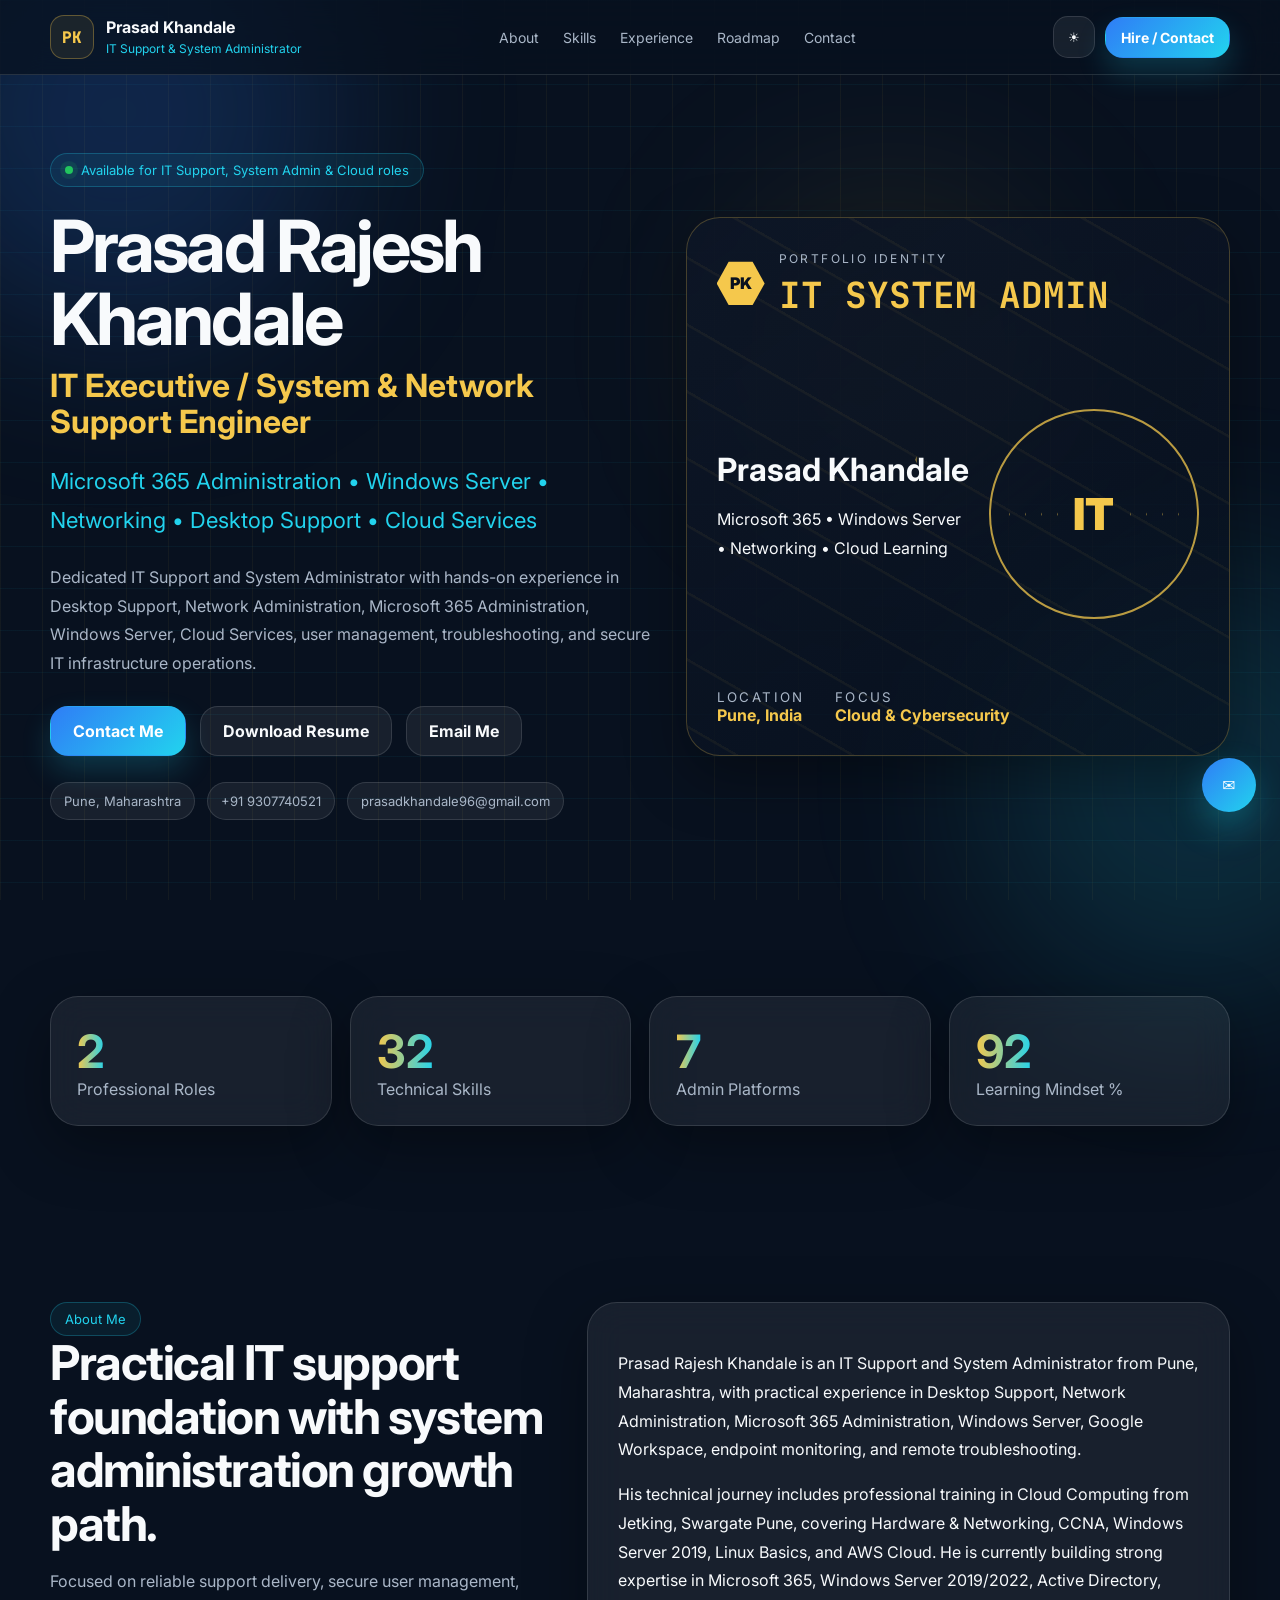
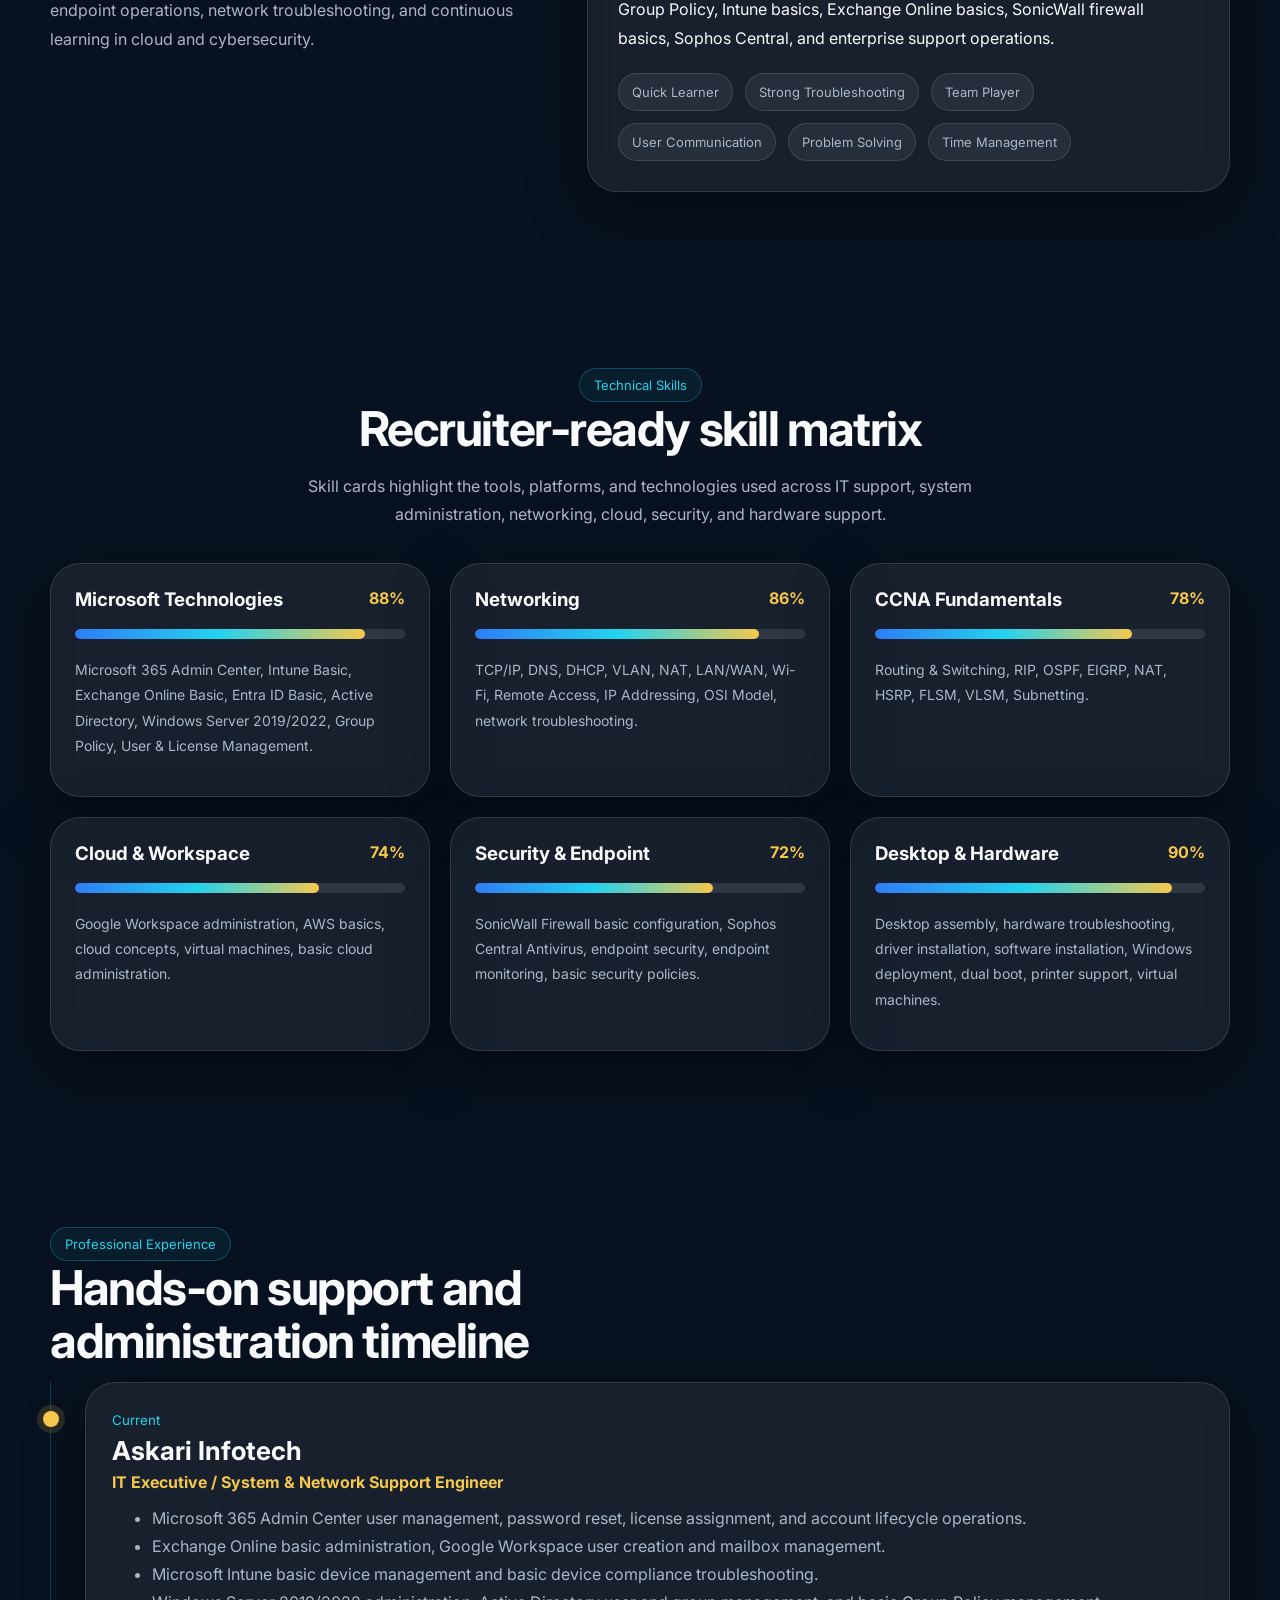
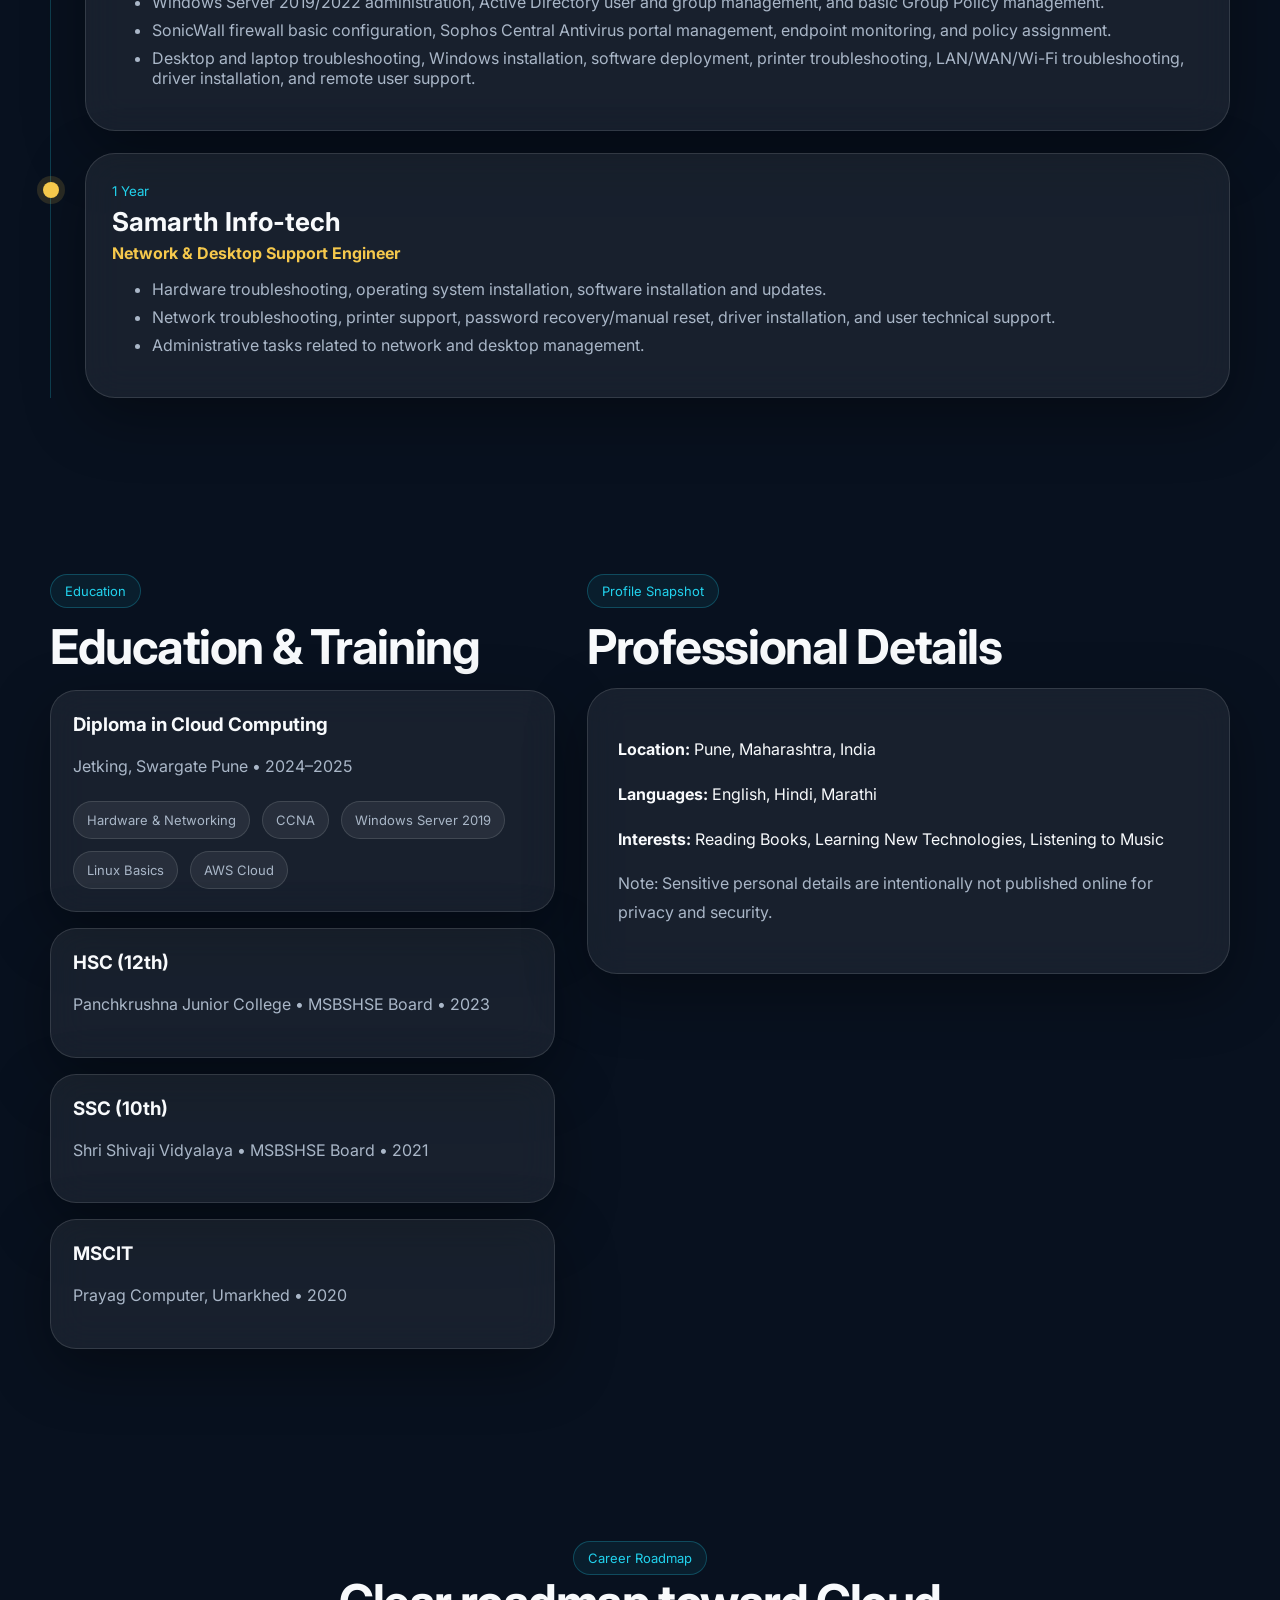
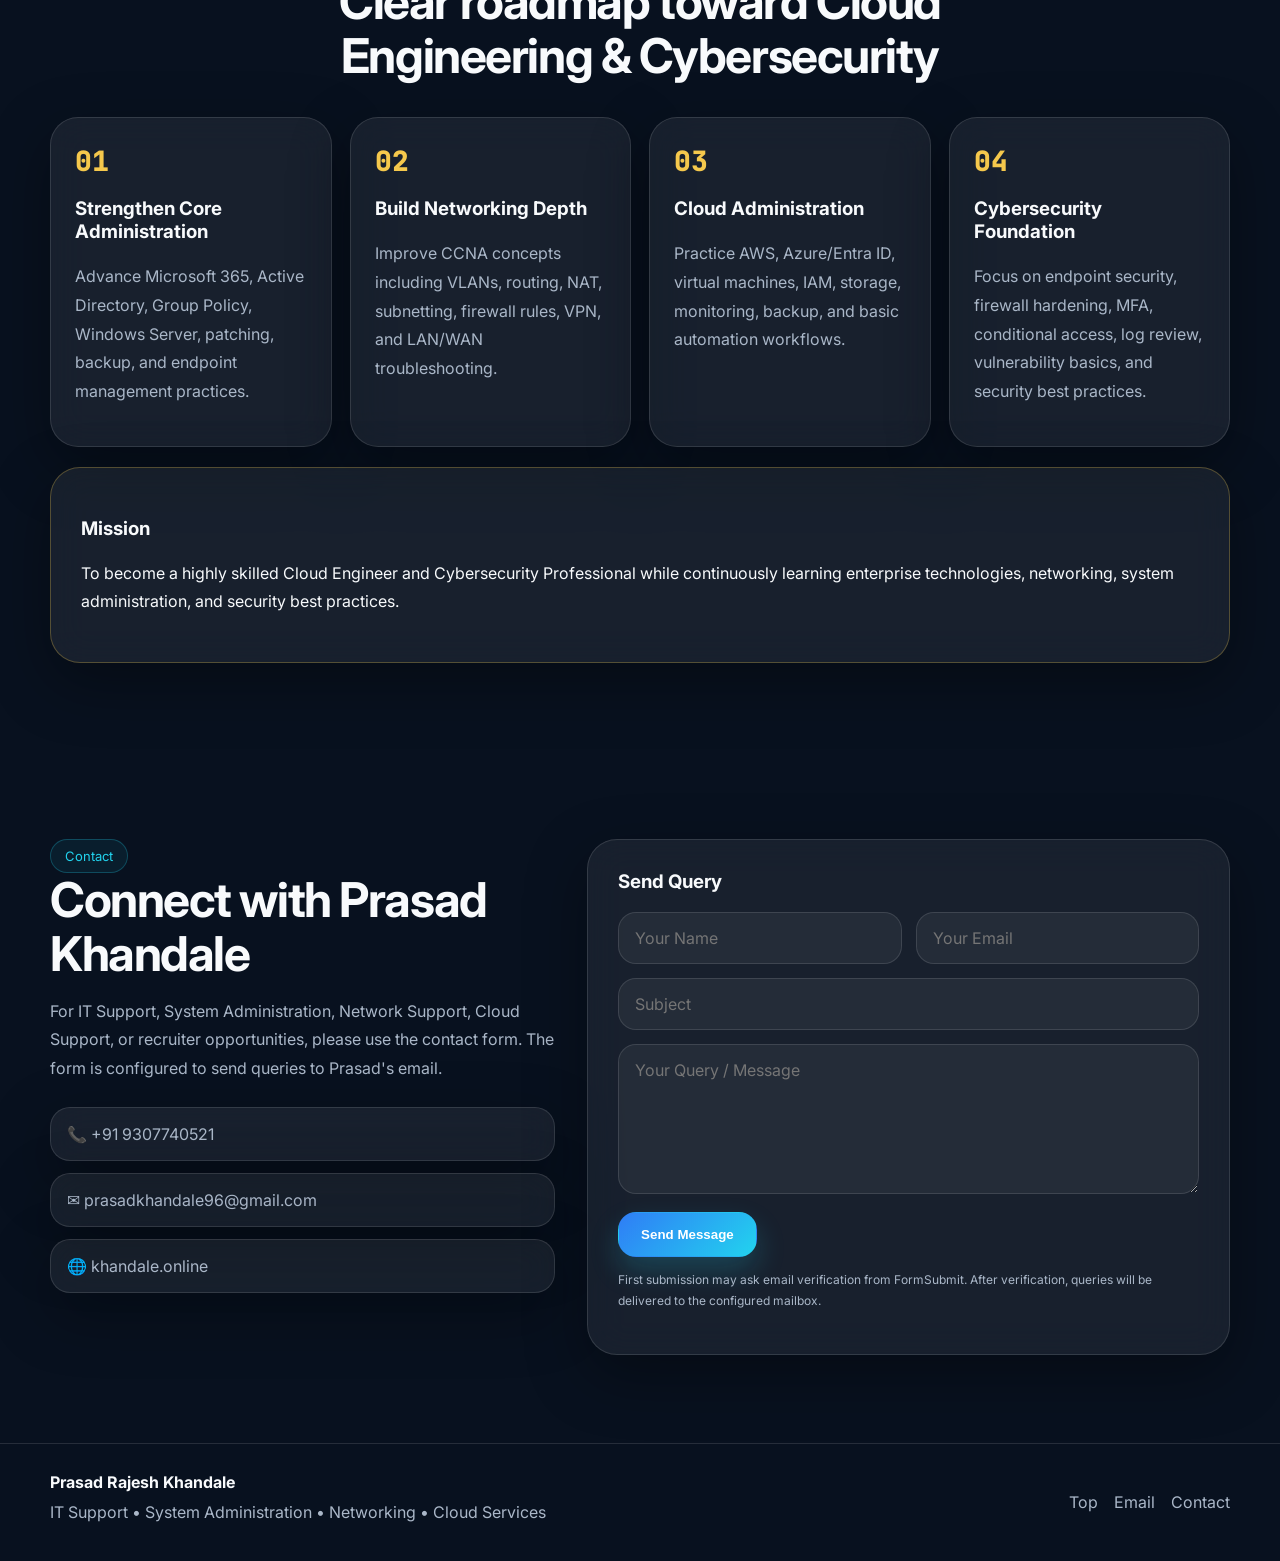
<file: index.html>
<!DOCTYPE html>
<html lang="en">
<head>
  <meta charset="UTF-8" />
  <meta name="viewport" content="width=device-width, initial-scale=1.0" />
  <title>Prasad Rajesh Khandale | IT Support & System Administrator</title>
  <meta name="description" content="Official portfolio of Prasad Rajesh Khandale, IT Support and System Administrator specializing in Microsoft 365, Windows Server, Networking, Desktop Support, Cloud Services, SonicWall, Sophos Central, and Remote IT Support." />
  <meta name="keywords" content="Prasad Khandale, IT Support, System Administrator, Microsoft 365 Admin, Windows Server, Networking, Desktop Support, Pune, Cloud Computing, Cybersecurity, SonicWall, Sophos Central" />
  <meta name="author" content="Prasad Rajesh Khandale" />
  <meta property="og:title" content="Prasad Rajesh Khandale | IT Support & System Administrator" />
  <meta property="og:description" content="Recruiter-focused premium portfolio for IT Support, System Administration, Microsoft 365, Networking, Windows Server, and Cloud Services." />
  <meta property="og:type" content="website" />
  <meta property="og:url" content="https://khandale.online" />
  <meta name="theme-color" content="#08111f" />
  <link rel="canonical" href="https://khandale.online" />
  <link rel="preconnect" href="https://fonts.googleapis.com">
  <link rel="preconnect" href="https://fonts.gstatic.com" crossorigin>
  <link href="https://fonts.googleapis.com/css2?family=Inter:wght@400;500;600;700;800;900&family=JetBrains+Mono:wght@500;700&display=swap" rel="stylesheet">
  <link rel="stylesheet" href="styles.css" />
</head>
<body>
  <div id="loader" class="loader">
    <div class="loader-mark">
      <span>PK</span>
      <i></i><b></b>
    </div>
    <p>Initializing secure portfolio</p>
  </div>

  <div class="bg-grid"></div>
  <div class="orb orb-a"></div>
  <div class="orb orb-b"></div>
  <div class="orb orb-c"></div>

  <header class="header">
    <div class="container nav">
      <a href="#home" class="logo" aria-label="Prasad Khandale Home">
        <span class="logo-box">PK</span>
        <span><strong>Prasad Khandale</strong><small>IT Support & System Administrator</small></span>
      </a>
      <nav class="nav-links" id="navLinks">
        <a href="#about">About</a>
        <a href="#skills">Skills</a>
        <a href="#experience">Experience</a>
        <a href="#roadmap">Roadmap</a>
        <a href="#contact">Contact</a>
      </nav>
      <div class="nav-tools">
        <button class="theme-btn" id="themeBtn" aria-label="Toggle dark or light theme">☀</button>
        <a class="btn btn-mini btn-primary" href="#contact">Hire / Contact</a>
        <button class="menu-btn" id="menuBtn" aria-label="Open navigation menu">☰</button>
      </div>
    </div>
  </header>

  <main>
    <section class="hero section" id="home">
      <div class="container hero-wrap">
        <div class="hero-content reveal">
          <div class="status-pill"><span></span> Available for IT Support, System Admin & Cloud roles</div>
          <h1>Prasad Rajesh Khandale</h1>
          <h2>IT Executive / System & Network Support Engineer</h2>
          <p class="headline">Microsoft 365 Administration • Windows Server • Networking • Desktop Support • Cloud Services</p>
          <p class="intro">Dedicated IT Support and System Administrator with hands-on experience in Desktop Support, Network Administration, Microsoft 365 Administration, Windows Server, Cloud Services, user management, troubleshooting, and secure IT infrastructure operations.</p>
          <div class="hero-actions">
            <a class="btn btn-primary" href="#contact">Contact Me</a>
            <a class="btn btn-outline" href="Prasad-Khandale-Resume.pdf" target="_blank">Download Resume</a>
            <a class="btn btn-outline" href="mailto:prasadkhandale96@gmail.com">Email Me</a>
          </div>
          <div class="quick-info">
            <span>Pune, Maharashtra</span>
            <span>+91 9307740521</span>
            <span>prasadkhandale96@gmail.com</span>
          </div>
        </div>

        <div class="certificate-card reveal delay-1" aria-label="Premium technical identity card inspired background card">
          <div class="cert-top">
            <div class="hex-logo">PK</div>
            <div>
              <p>PORTFOLIO IDENTITY</p>
              <h3>IT SYSTEM ADMIN</h3>
            </div>
          </div>
          <div class="cert-main">
            <div>
              <h4>Prasad Khandale</h4>
              <p>Microsoft 365 • Windows Server • Networking • Cloud Learning</p>
            </div>
            <div class="cyber-seal">
              <span>IT</span>
              <i></i><i></i><i></i><i></i>
            </div>
          </div>
          <div class="cert-bottom">
            <div><small>LOCATION</small><strong>Pune, India</strong></div>
            <div><small>FOCUS</small><strong>Cloud & Cybersecurity</strong></div>
          </div>
        </div>
      </div>
    </section>

    <section class="section stats-section">
      <div class="container stats">
        <div class="stat glass reveal"><strong data-count="3">0</strong><span>Professional Roles</span></div>
        <div class="stat glass reveal"><strong data-count="35">0</strong><span>Technical Skills</span></div>
        <div class="stat glass reveal"><strong data-count="8">0</strong><span>Admin Platforms</span></div>
        <div class="stat glass reveal"><strong data-count="100">0</strong><span>Learning Mindset %</span></div>
      </div>
    </section>

    <section class="section" id="about">
      <div class="container split">
        <div class="section-title reveal">
          <span class="label">About Me</span>
          <h2>Practical IT support foundation with system administration growth path.</h2>
          <p>Focused on reliable support delivery, secure user management, endpoint operations, network troubleshooting, and continuous learning in cloud and cybersecurity.</p>
        </div>
        <div class="glass about-card reveal">
          <p>Prasad Rajesh Khandale is an IT Support and System Administrator from Pune, Maharashtra, with practical experience in Desktop Support, Network Administration, Microsoft 365 Administration, Windows Server, Google Workspace, endpoint monitoring, and remote troubleshooting.</p>
          <p>His technical journey includes professional training in Cloud Computing from Jetking, Swargate Pune, covering Hardware & Networking, CCNA, Windows Server 2019, Linux Basics, and AWS Cloud. He is currently building strong expertise in Microsoft 365, Windows Server 2019/2022, Active Directory, Group Policy, Intune basics, Exchange Online basics, SonicWall firewall basics, Sophos Central, and enterprise support operations.</p>
          <div class="strengths">
            <span>Quick Learner</span><span>Strong Troubleshooting</span><span>Team Player</span><span>User Communication</span><span>Problem Solving</span><span>Time Management</span>
          </div>
        </div>
      </div>
    </section>

    <section class="section" id="skills">
      <div class="container">
        <div class="section-title center reveal">
          <span class="label">Technical Skills</span>
          <h2>Recruiter-ready skill matrix</h2>
          <p>Skill cards highlight the tools, platforms, and technologies used across IT support, system administration, networking, cloud, security, and hardware support.</p>
        </div>
        <div class="skills-grid">
          <article class="skill glass reveal"><div><h3>Microsoft Technologies</h3><b>88%</b></div><em><i style="width:88%"></i></em><p>Microsoft 365 Admin Center, Intune Basic, Exchange Online Basic, Entra ID Basic, Active Directory, Windows Server 2019/2022, Group Policy, User & License Management.</p></article>
          <article class="skill glass reveal"><div><h3>Networking</h3><b>86%</b></div><em><i style="width:86%"></i></em><p>TCP/IP, DNS, DHCP, VLAN, NAT, LAN/WAN, Wi-Fi, Remote Access, IP Addressing, OSI Model, network troubleshooting.</p></article>
          <article class="skill glass reveal"><div><h3>CCNA Fundamentals</h3><b>78%</b></div><em><i style="width:78%"></i></em><p>Routing & Switching, RIP, OSPF, EIGRP, NAT, HSRP, FLSM, VLSM, Subnetting.</p></article>
          <article class="skill glass reveal"><div><h3>Cloud & Workspace</h3><b>74%</b></div><em><i style="width:74%"></i></em><p>Google Workspace administration, AWS basics, cloud concepts, virtual machines, basic cloud administration.</p></article>
          <article class="skill glass reveal"><div><h3>Security & Endpoint</h3><b>72%</b></div><em><i style="width:72%"></i></em><p>SonicWall Firewall basic configuration, Sophos Central Antivirus, endpoint security, endpoint monitoring, basic security policies.</p></article>
          <article class="skill glass reveal"><div><h3>Desktop & Hardware</h3><b>90%</b></div><em><i style="width:90%"></i></em><p>Desktop assembly, hardware troubleshooting, driver installation, software installation, Windows deployment, dual boot, printer support, virtual machines.</p></article>
        </div>
      </div>
    </section>

    <section class="section" id="experience">
      <div class="container">
        <div class="section-title reveal">
          <span class="label">Professional Experience</span>
          <h2>Hands-on support and administration timeline</h2>
        </div>
        <div class="timeline">
          <div class="timeline-card glass reveal"><span class="dot"></span><small>Current</small><h3>Askari Infotech</h3><h4>IT Executive / System & Network Support Engineer</h4><ul><li>Microsoft 365 Admin Center user management, password reset, license assignment, and account lifecycle operations.</li><li>Exchange Online basic administration, Google Workspace user creation and mailbox management.</li><li>Microsoft Intune basic device management and basic device compliance troubleshooting.</li><li>Windows Server 2019/2022 administration, Active Directory user and group management, and basic Group Policy management.</li><li>SonicWall firewall basic configuration, Sophos Central Antivirus portal management, endpoint monitoring, and policy assignment.</li><li>Desktop and laptop troubleshooting, Windows installation, software deployment, printer troubleshooting, LAN/WAN/Wi-Fi troubleshooting, driver installation, and remote user support.</li></ul></div>
          <div class="timeline-card glass reveal"><span class="dot"></span><small>1 Year</small><h3>Samarth Info-tech</h3><h4>Network & Desktop Support Engineer</h4><ul><li>Hardware troubleshooting, operating system installation, software installation and updates.</li><li>Network troubleshooting, printer support, password recovery/manual reset, driver installation, and user technical support.</li><li>Administrative tasks related to network and desktop management.</li></ul></div>
        </div>
      </div>
    </section>

    <section class="section education-section">
      <div class="container two-col">
        <div class="reveal">
          <span class="label">Education</span>
          <h2>Education & Training</h2>
          <div class="edu glass"><h3>Diploma in Cloud Computing</h3><p>Jetking, Swargate Pune • 2024–2025</p><div class="tags"><span>Hardware & Networking</span><span>CCNA</span><span>Windows Server 2019</span><span>Linux Basics</span><span>AWS Cloud</span></div></div>
          <div class="edu glass"><h3>HSC (12th)</h3><p>Panchkrushna Junior College • MSBSHSE Board • 2023</p></div>
          <div class="edu glass"><h3>SSC (10th)</h3><p>Shri Shivaji Vidyalaya • MSBSHSE Board • 2021</p></div>
          <div class="edu glass"><h3>MSCIT</h3><p>Prayag Computer, Umarkhed • 2020</p></div>
        </div>
        <div class="reveal">
          <span class="label">Profile Snapshot</span>
          <h2>Professional Details</h2>
          <div class="profile-box glass">
            <p><strong>Location:</strong> Pune, Maharashtra, India</p>
            <p><strong>Languages:</strong> English, Hindi, Marathi</p>
            <p><strong>Interests:</strong> Reading Books, Learning New Technologies, Listening to Music</p>
            <p class="safe-note">Note: Sensitive personal details are intentionally not published online for privacy and security.</p>
          </div>
        </div>
      </div>
    </section>

    <section class="section" id="roadmap">
      <div class="container">
        <div class="section-title center reveal">
          <span class="label">Career Roadmap</span>
          <h2>Clear roadmap toward Cloud Engineering & Cybersecurity</h2>
        </div>
        <div class="roadmap">
          <div class="road glass reveal"><span>01</span><h3>Strengthen Core Administration</h3><p>Advance Microsoft 365, Active Directory, Group Policy, Windows Server, patching, backup, and endpoint management practices.</p></div>
          <div class="road glass reveal"><span>02</span><h3>Build Networking Depth</h3><p>Improve CCNA concepts including VLANs, routing, NAT, subnetting, firewall rules, VPN, and LAN/WAN troubleshooting.</p></div>
          <div class="road glass reveal"><span>03</span><h3>Cloud Administration</h3><p>Practice AWS, Azure/Entra ID, virtual machines, IAM, storage, monitoring, backup, and basic automation workflows.</p></div>
          <div class="road glass reveal"><span>04</span><h3>Cybersecurity Foundation</h3><p>Focus on endpoint security, firewall hardening, MFA, conditional access, log review, vulnerability basics, and security best practices.</p></div>
        </div>
        <div class="mission glass reveal"><h3>Mission</h3><p>To become a highly skilled Cloud Engineer and Cybersecurity Professional while continuously learning enterprise technologies, networking, system administration, and security best practices.</p></div>
      </div>
    </section>

    <section class="section" id="contact">
      <div class="container contact-grid">
        <div class="reveal">
          <span class="label">Contact</span>
          <h2>Connect with Prasad Khandale</h2>
          <p class="muted">For IT Support, System Administration, Network Support, Cloud Support, or recruiter opportunities, please use the contact form. The form is configured to send queries to Prasad's email.</p>
          <div class="contact-list">
            <a class="glass" href="tel:+919307740521">📞 +91 9307740521</a>
            <a class="glass" href="mailto:prasadkhandale96@gmail.com">✉ prasadkhandale96@gmail.com</a>
            <a class="glass" href="https://khandale.online">🌐 khandale.online</a>
          </div>
        </div>
        <form class="glass contact-form reveal" action="https://formsubmit.co/prasadkhandale96@gmail.com" method="POST">
          <h3>Send Query</h3>
          <input type="hidden" name="_subject" value="New Portfolio Query - khandale.online">
          <input type="hidden" name="_template" value="table">
          <input type="hidden" name="_captcha" value="false">
          <input type="hidden" name="_next" value="https://khandale.online/thanks.html">
          <div class="form-row"><input required name="name" type="text" placeholder="Your Name"><input required name="email" type="email" placeholder="Your Email"></div>
          <input required name="subject" type="text" placeholder="Subject">
          <textarea required name="message" placeholder="Your Query / Message"></textarea>
          <button class="btn btn-primary" type="submit">Send Message</button>
          <p class="form-note">First submission may ask email verification from FormSubmit. After verification, queries will be delivered to the configured mailbox.</p>
        </form>
      </div>
    </section>
  </main>

  <footer class="footer">
    <div class="container footer-wrap">
      <div><strong>Prasad Rajesh Khandale</strong><p>IT Support • System Administration • Networking • Cloud Services</p></div>
      <div class="footer-links"><a href="#home">Top</a><a href="mailto:prasadkhandale96@gmail.com">Email</a><a href="#contact">Contact</a></div>
    </div>
  </footer>

  <a href="#contact" class="float-contact" aria-label="Floating contact button">✉</a>
  <button class="top-btn" id="topBtn" aria-label="Back to top">↑</button>
  <script src="script.js"></script>
</body>
</html>
</file>
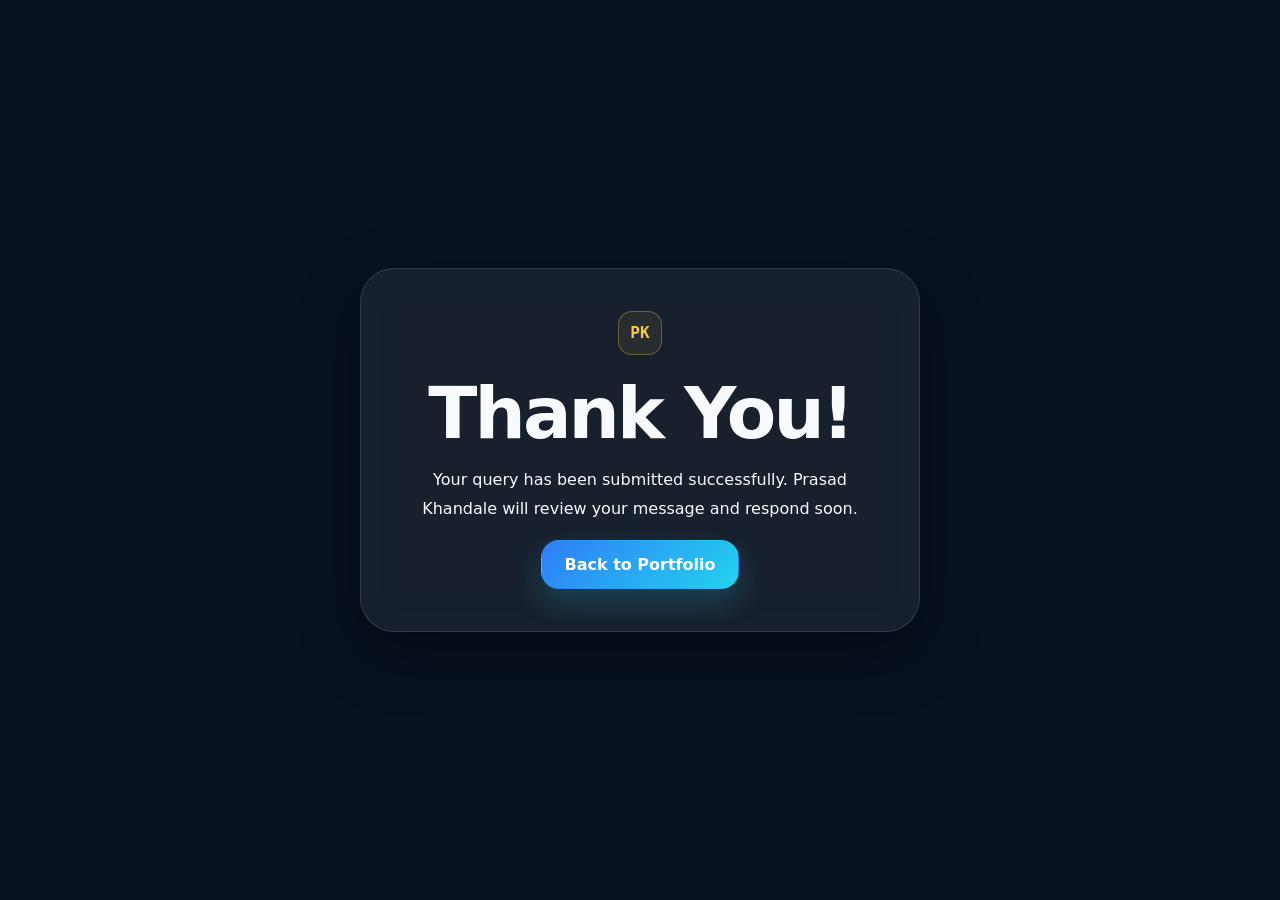
<file: thanks.html>
<!DOCTYPE html>
<html lang="en">
<head>
  <meta charset="UTF-8">
  <meta name="viewport" content="width=device-width, initial-scale=1.0">
  <title>Thank You | Prasad Khandale</title>
  <link rel="stylesheet" href="styles.css">
</head>
<body>
  <div class="thanks-page">
    <div class="glass thanks-card">
      <div class="logo-box">PK</div>
      <h1>Thank You!</h1>
      <p>Your query has been submitted successfully. Prasad Khandale will review your message and respond soon.</p>
      <a class="btn btn-primary" href="/">Back to Portfolio</a>
    </div>
  </div>
</body>
</html>
</file>
<file: styles.css>
:root{--bg:#08111f;--bg2:#0d1626;--text:#f8fafc;--muted:#aab7c8;--card:rgba(255,255,255,.065);--border:rgba(255,255,255,.12);--blue:#2f7df6;--cyan:#22d3ee;--gold:#f5c84c;--shadow:0 20px 60px rgba(0,0,0,.35)}body.light{--bg:#f8fafc;--bg2:#fff;--text:#0f172a;--muted:#526174;--card:rgba(255,255,255,.72);--border:rgba(15,23,42,.12);--shadow:0 20px 60px rgba(15,23,42,.1)}*{box-sizing:border-box}html{scroll-behavior:smooth}body{margin:0;font-family:Inter,system-ui,sans-serif;background:var(--bg);color:var(--text);overflow-x:hidden;transition:.35s}a{text-decoration:none;color:inherit}p{line-height:1.8}.container{width:min(1180px,calc(100% - 32px));margin:auto}.section{padding:88px 0;position:relative}.glass{background:var(--card);border:1px solid var(--border);box-shadow:var(--shadow);backdrop-filter:blur(18px)}.bg-grid{position:fixed;inset:0;background-image:linear-gradient(rgba(34,211,238,.05) 1px,transparent 1px),linear-gradient(90deg,rgba(245,200,76,.05) 1px,transparent 1px);background-size:42px 42px;z-index:-5}.orb{position:fixed;border-radius:999px;filter:blur(90px);z-index:-4}.orb-a{width:440px;height:440px;background:rgba(47,125,246,.2);top:-12%;left:-8%}.orb-b{width:420px;height:420px;background:rgba(34,211,238,.14);right:-10%;bottom:-10%}.orb-c{width:320px;height:320px;background:rgba(245,200,76,.09);right:18%;top:20%}.header{position:sticky;top:0;z-index:60;border-bottom:1px solid var(--border);background:rgba(8,17,31,.72);backdrop-filter:blur(18px)}body.light .header{background:rgba(255,255,255,.72)}.nav{min-height:74px;display:flex;align-items:center;justify-content:space-between;gap:18px}.logo{display:flex;align-items:center;gap:12px}.logo-box{width:44px;height:44px;border-radius:14px;display:grid;place-items:center;font-weight:900;font-family:'JetBrains Mono',monospace;color:var(--gold);background:rgba(245,200,76,.08);border:1px solid rgba(245,200,76,.32)}.logo strong{display:block}.logo small{color:var(--cyan);font-size:12px}.nav-links{display:flex;gap:24px}.nav-links a{color:var(--muted);font-size:14px}.nav-links a:hover{color:var(--cyan)}.nav-tools{display:flex;gap:10px;align-items:center}.theme-btn,.menu-btn,.top-btn{border:1px solid var(--border);background:var(--card);color:var(--text);border-radius:15px;width:42px;height:42px;cursor:pointer}.menu-btn{display:none}.btn{display:inline-flex;align-items:center;justify-content:center;border-radius:18px;padding:14px 22px;font-weight:700;border:1px solid transparent;transition:.25s}.btn-mini{padding:11px 15px;font-size:14px}.btn-primary{background:linear-gradient(135deg,var(--blue),var(--cyan));color:white;box-shadow:0 14px 30px rgba(34,211,238,.2)}.btn-primary:hover,.btn-outline:hover{transform:translateY(-2px)}.btn-outline{border-color:var(--border);background:var(--card)}.hero{padding-top:78px}.hero-wrap{display:grid;grid-template-columns:1.05fr .95fr;gap:34px;align-items:center}.status-pill,.label{display:inline-flex;gap:8px;align-items:center;color:var(--cyan);border:1px solid rgba(34,211,238,.25);background:rgba(34,211,238,.07);border-radius:999px;padding:8px 14px;font-size:13px}.status-pill span{width:8px;height:8px;background:#22c55e;border-radius:999px;box-shadow:0 0 0 5px rgba(34,197,94,.12)}h1{font-size:clamp(44px,7vw,72px);line-height:1.02;margin:22px 0 12px;letter-spacing:-.04em}h2{font-size:clamp(30px,4vw,48px);line-height:1.12;margin:0 0 14px;letter-spacing:-.03em}.hero h2{font-size:clamp(22px,2.5vw,32px);color:var(--gold);letter-spacing:0}.headline{font-size:clamp(18px,2vw,22px);color:var(--cyan)}.intro,.muted{color:var(--muted)}.hero-actions{display:flex;gap:14px;flex-wrap:wrap;margin-top:28px}.quick-info{display:flex;gap:12px;flex-wrap:wrap;margin-top:26px}.quick-info span,.strengths span,.tags span{border:1px solid var(--border);background:var(--card);color:var(--muted);border-radius:999px;padding:10px 13px;font-size:13px}.certificate-card{position:relative;border-radius:34px;padding:30px;background:linear-gradient(145deg,rgba(13,22,38,.92),rgba(8,17,31,.72));border:1px solid rgba(245,200,76,.25);box-shadow:var(--shadow);overflow:hidden;min-height:470px}.certificate-card:before{content:"";position:absolute;inset:-20%;background:repeating-linear-gradient(30deg,transparent 0 55px,rgba(245,200,76,.11) 56px 58px);opacity:.45}.certificate-card:after{content:"";position:absolute;right:-80px;top:45px;width:390px;height:390px;border:2px solid rgba(245,200,76,.42);clip-path:polygon(25% 5%,75% 5%,100% 50%,75% 95%,25% 95%,0 50%);animation:spin 26s linear infinite}.cert-top,.cert-main,.cert-bottom{position:relative;z-index:1}.cert-top{display:flex;gap:14px;align-items:center}.hex-logo{width:48px;height:48px;display:grid;place-items:center;font-weight:900;color:#09111f;background:var(--gold);clip-path:polygon(25% 5%,75% 5%,100% 50%,75% 95%,25% 95%,0 50%)}.cert-top p{margin:0;color:var(--muted);font-size:12px;letter-spacing:.2em}.cert-top h3{margin:2px 0 0;color:var(--gold);font-size:36px;font-family:'JetBrains Mono',monospace}.cert-main{display:grid;grid-template-columns:1fr 210px;gap:20px;align-items:center;margin-top:90px}.cert-main h4{font-size:32px;margin:0 0 12px}.cyber-seal{width:210px;height:210px;border:2px solid rgba(245,200,76,.75);display:grid;place-items:center;border-radius:50%;position:relative;color:var(--gold);font-size:44px;font-weight:900}.cyber-seal i{position:absolute;inset:18px;border:1px solid rgba(245,200,76,.45);clip-path:polygon(25% 5%,75% 5%,100% 50%,75% 95%,25% 95%,0 50%)}.cyber-seal i:nth-child(2){inset:34px}.cyber-seal i:nth-child(3){inset:50px}.cyber-seal i:nth-child(4){inset:66px}.cert-bottom{display:flex;gap:30px;margin-top:70px}.cert-bottom small{display:block;color:var(--muted);letter-spacing:.18em}.cert-bottom strong{color:var(--gold)}.stats{display:grid;grid-template-columns:repeat(4,1fr);gap:18px}.stat{border-radius:28px;padding:26px}.stat strong{font-size:46px;background:linear-gradient(90deg,var(--gold),var(--cyan));-webkit-background-clip:text;color:transparent}.stat span{display:block;color:var(--muted)}.split,.two-col,.contact-grid{display:grid;grid-template-columns:.88fr 1.12fr;gap:32px}.section-title{max-width:760px}.section-title.center{text-align:center;margin:0 auto 34px}.section-title p{color:var(--muted)}.about-card,.contact-form,.profile-box,.mission{border-radius:30px;padding:30px}.strengths,.tags{display:flex;flex-wrap:wrap;gap:12px;margin-top:20px}.skills-grid{display:grid;grid-template-columns:repeat(3,1fr);gap:20px}.skill{border-radius:30px;padding:24px;transition:.25s}.skill:hover,.road:hover{transform:translateY(-7px)}.skill div{display:flex;justify-content:space-between;gap:12px}.skill h3{margin:0}.skill b{color:var(--gold)}.skill em{height:10px;border-radius:999px;background:rgba(255,255,255,.1);display:block;overflow:hidden;margin:18px 0}.skill em i{height:100%;display:block;border-radius:999px;background:linear-gradient(90deg,var(--blue),var(--cyan),var(--gold))}.skill p{color:var(--muted);font-size:14px}.timeline{border-left:1px solid rgba(34,211,238,.24);padding-left:34px;display:grid;gap:22px}.timeline-card{position:relative;border-radius:30px;padding:26px}.timeline-card .dot{position:absolute;left:-43px;top:28px;width:16px;height:16px;border-radius:50%;background:var(--gold);box-shadow:0 0 0 6px rgba(245,200,76,.14)}.timeline-card small{color:var(--cyan)}.timeline-card h3{font-size:26px;margin:6px 0}.timeline-card h4{color:var(--gold);margin:0 0 14px}.timeline-card li{color:var(--muted);margin:8px 0}.education-section h2{margin-top:12px}.edu{border-radius:26px;padding:22px;margin:16px 0}.edu h3{margin:0 0 6px}.edu p,.safe-note{color:var(--muted)}.roadmap{display:grid;grid-template-columns:repeat(4,1fr);gap:18px}.road{border-radius:28px;padding:24px}.road span{font-family:'JetBrains Mono',monospace;color:var(--gold);font-size:28px;font-weight:900}.road p{color:var(--muted)}.mission{margin-top:20px;border-color:rgba(245,200,76,.28)}.contact-list{display:grid;gap:12px;margin-top:24px}.contact-list a{border-radius:20px;padding:16px;color:var(--muted)}.contact-form h3{margin-top:0}.form-row{display:grid;grid-template-columns:repeat(2,1fr);gap:14px}input,textarea{width:100%;border:1px solid var(--border);background:rgba(255,255,255,.05);color:var(--text);border-radius:18px;padding:15px 16px;margin-bottom:14px;font:inherit}textarea{min-height:150px;resize:vertical}.form-note{font-size:12px;color:var(--muted)}.footer{border-top:1px solid var(--border);padding:28px 0}.footer-wrap{display:flex;justify-content:space-between;gap:20px;align-items:center}.footer p{color:var(--muted);margin:6px 0}.footer-links{display:flex;gap:16px;color:var(--muted)}.float-contact,.top-btn{position:fixed;right:24px;z-index:40}.float-contact{bottom:88px;width:54px;height:54px;border-radius:50%;display:grid;place-items:center;background:linear-gradient(135deg,var(--blue),var(--cyan));color:#fff;box-shadow:0 16px 35px rgba(34,211,238,.28)}.top-btn{bottom:24px;opacity:0;visibility:hidden;transition:.25s}.top-btn.show{opacity:1;visibility:visible}.loader{position:fixed;inset:0;z-index:100;background:#050b16;display:grid;place-items:center;transition:.55s}.loader.hide{opacity:0;visibility:hidden}.loader-mark{position:relative;width:112px;height:112px;display:grid;place-items:center}.loader-mark span{color:var(--gold);font-weight:900;font-size:28px;z-index:2}.loader-mark i,.loader-mark b{position:absolute;inset:0;border:2px solid rgba(245,200,76,.35);border-radius:28px;animation:spin 2.2s linear infinite}.loader-mark b{inset:16px;border-color:rgba(34,211,238,.45);animation-direction:reverse}.loader p{position:absolute;margin-top:170px;color:#94a3b8;text-transform:uppercase;letter-spacing:.22em;font-size:11px}.reveal{opacity:0;transform:translateY(24px);transition:.75s cubic-bezier(.2,.75,.2,1)}.reveal.show{opacity:1;transform:translateY(0)}.delay-1{transition-delay:.15s}.thanks-page{min-height:100vh;display:grid;place-items:center;padding:24px}.thanks-card{max-width:560px;text-align:center;border-radius:34px;padding:42px}.thanks-card .logo-box{margin:auto}@keyframes spin{to{transform:rotate(360deg)}}@media(max-width:1050px){.hero-wrap,.split,.two-col,.contact-grid{grid-template-columns:1fr}.skills-grid{grid-template-columns:repeat(2,1fr)}.stats,.roadmap{grid-template-columns:repeat(2,1fr)}.certificate-card{min-height:430px}.cert-main{grid-template-columns:1fr}}@media(max-width:760px){.section{padding:66px 0}.nav-links{position:absolute;top:74px;left:16px;right:16px;display:none;flex-direction:column;border:1px solid var(--border);background:var(--bg2);border-radius:22px;padding:18px}.nav-links.open{display:flex}.menu-btn{display:block}.btn-mini{display:none}.hero{padding-top:50px}h1{font-size:42px}.skills-grid,.stats,.roadmap{grid-template-columns:1fr}.form-row{grid-template-columns:1fr}.footer-wrap{flex-direction:column;align-items:flex-start}.cert-top h3{font-size:28px}.cert-main{margin-top:52px}.cyber-seal{width:170px;height:170px}.cert-bottom{margin-top:44px;flex-direction:column;gap:14px}.quick-info span{width:100%}}
</file>
